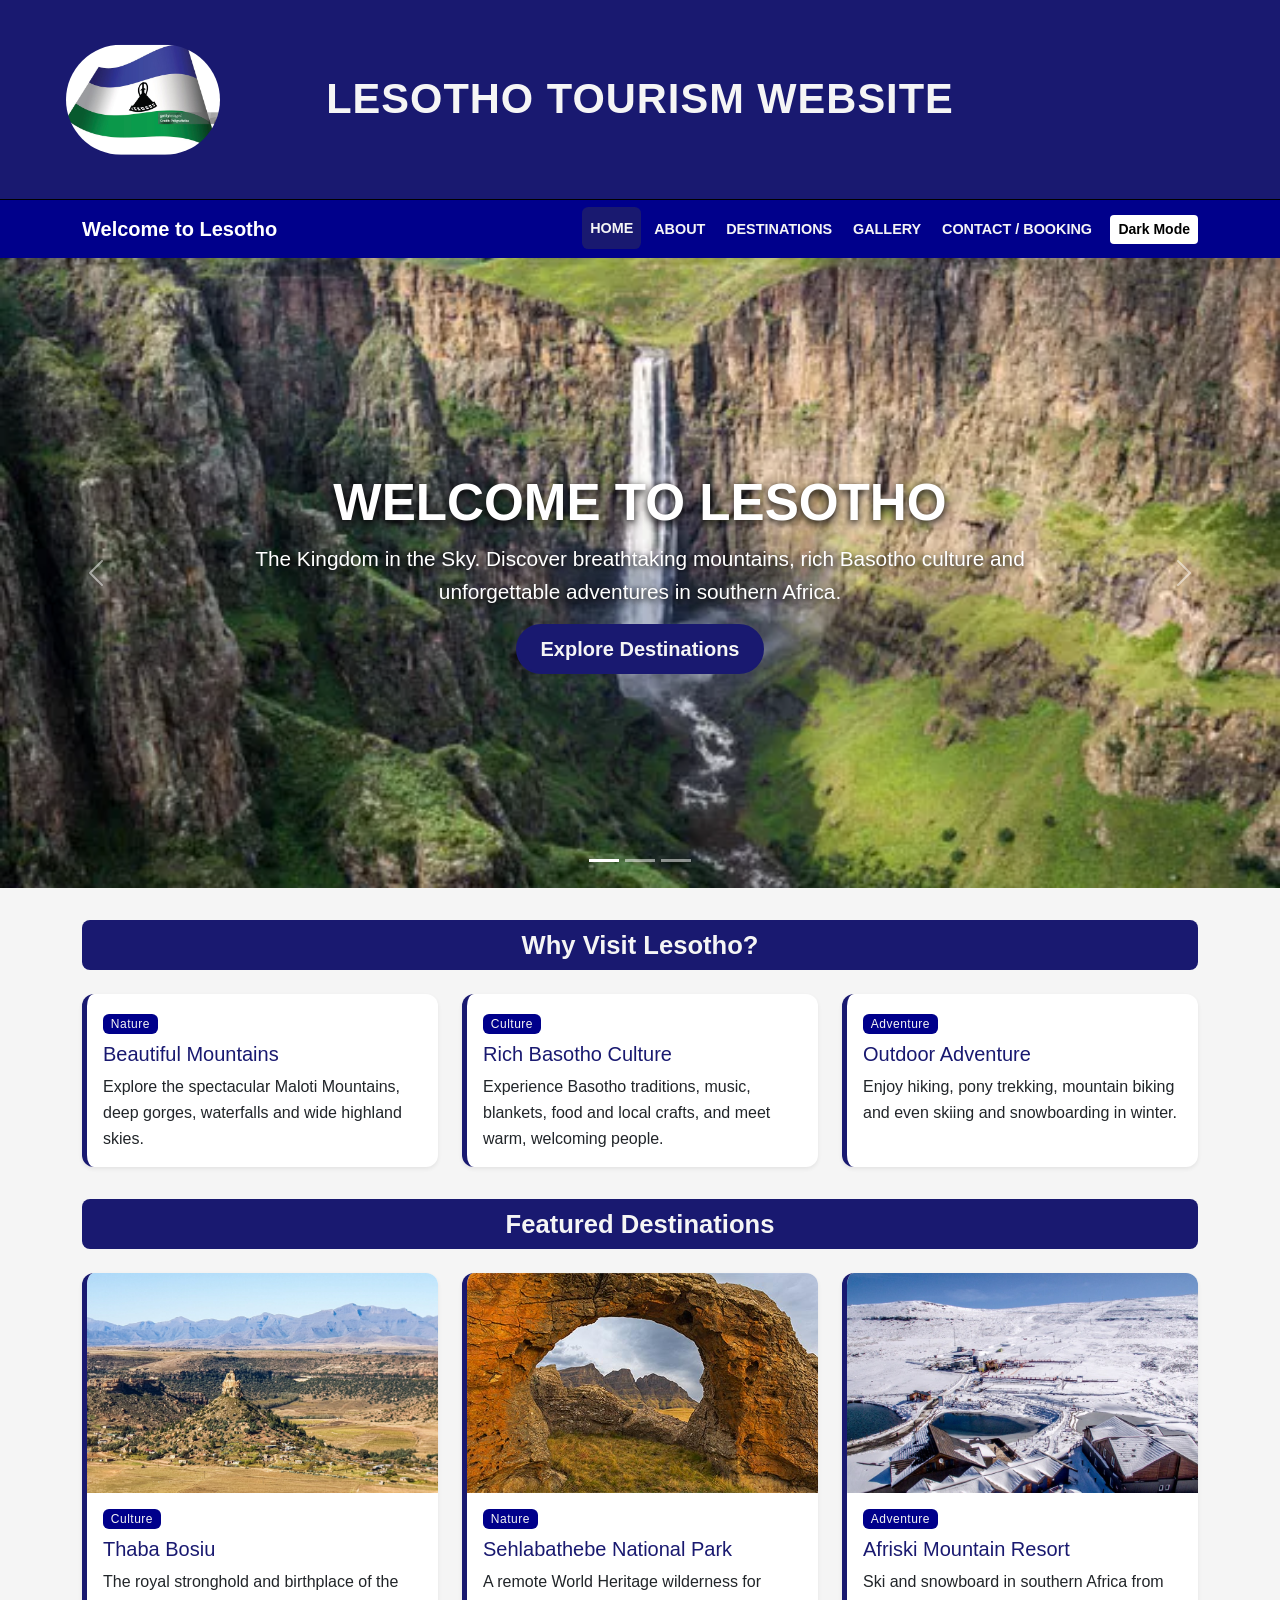
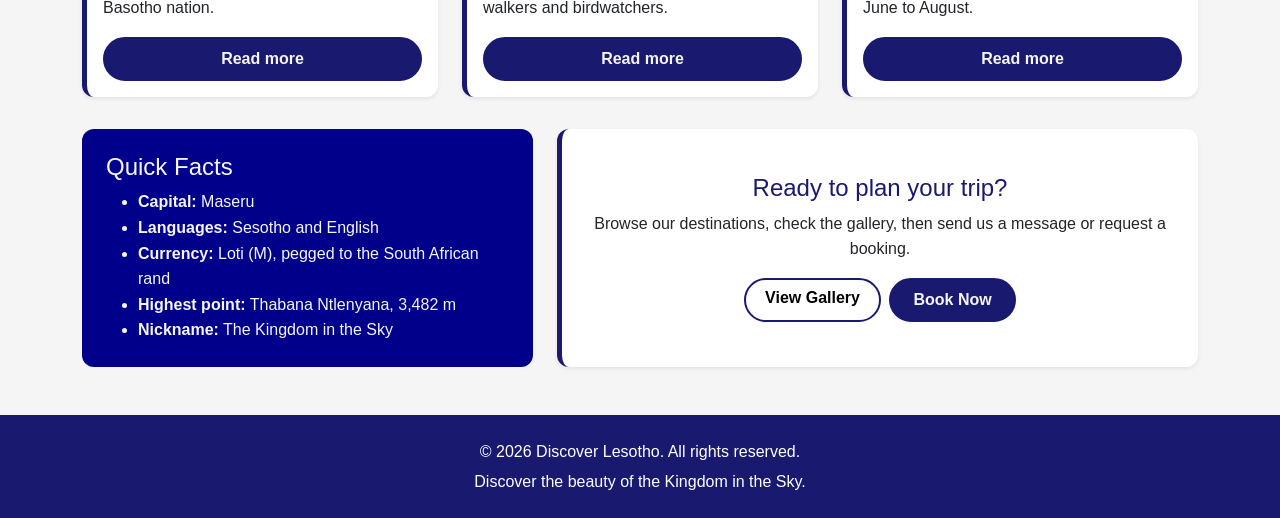
<file: index.html>
<!DOCTYPE html>
<html lang="en" data-bs-theme="light">

<head>
    <meta charset="UTF-8">
    <meta name="viewport" content="width=device-width, initial-scale=1">

    <meta name="description" content="Discover Lesotho, the Kingdom in the Sky: mountains, culture and adventure.">

    <title>Home | Lesotho Tourism</title>

    <link href="https://cdn.jsdelivr.net/npm/bootstrap@5.3.3/dist/css/bootstrap.min.css" rel="stylesheet">
    
    <link rel="stylesheet" href="style.css">
</head>

<body>

    
    <header class="site-header">

        <div class="logo-container">
            <img src="logo.jpg" alt="Tourism Logo" class="img-fluid">
        </div>

        <h1>Lesotho Tourism Website</h1>

    </header>

    <nav class="navbar navbar-expand-md navbar-dark" aria-label="Main navigation">

        <div class="container">

            <a class="navbar-brand" href="index.html">
                Welcome to Lesotho
            </a>

            <button class="navbar-toggler" type="button"
                data-bs-toggle="collapse"
                data-bs-target="#mainMenu"
                aria-controls="mainMenu"
                aria-expanded="false"
                aria-label="Toggle navigation">

                <span class="navbar-toggler-icon"></span>

            </button>

            <div class="collapse navbar-collapse" id="mainMenu">

                <ul class="navbar-nav ms-auto align-items-md-center">

                    <li class="nav-item">
                        <a class="nav-link" href="index.html">Home</a>
                    </li>

                    <li class="nav-item">
                        <a class="nav-link" href="about.html">About</a>
                    </li>

                    <li class="nav-item">
                        <a class="nav-link" href="destinations.html">Destinations</a>
                    </li>

                    <li class="nav-item">
                        <a class="nav-link" href="gallery.html">Gallery</a>
                    </li>

                    <li class="nav-item">
                        <a class="nav-link" href="contact.html">Contact / Booking</a>
                    </li>

                    <li class="nav-item ms-md-2">
                        <button type="button" id="themeBtn" class="btn btn-sm btn-theme">
                            Dark Mode
                        </button>
                    </li>

                </ul>

            </div>
        </div>
    </nav>

    <main>

        <section class="hero" aria-label="Featured scenery">

            <div id="heroCarousel"
                class="carousel slide carousel-fade"
                data-bs-ride="carousel">

                <div class="carousel-indicators">

                    <button type="button"
                        data-bs-target="#heroCarousel"
                        data-bs-slide-to="0"
                        class="active"
                        aria-current="true"
                        aria-label="Slide 1">
                    </button>

                    <button type="button"
                        data-bs-target="#heroCarousel"
                        data-bs-slide-to="1"
                        aria-label="Slide 2">
                    </button>

                    <button type="button"
                        data-bs-target="#heroCarousel"
                        data-bs-slide-to="2"
                        aria-label="Slide 3">
                    </button>

                </div>

                <div class="carousel-inner">

                    <!-- First Slide -->
                    <div class="carousel-item active">

                        <img src="maletsunyane.webp"
                            class="d-block w-100"
                            alt="Maletsunyane Falls dropping into a green gorge">

                        <div class="carousel-caption">

                            <h2>Welcome to Lesotho</h2>

                            <p>
                                The Kingdom in the Sky. Discover breathtaking mountains,
                                rich Basotho culture and unforgettable adventures in
                                southern Africa.
                            </p>

                            <a href="destinations.html" class="btn btn-lesotho btn-lg">
                                Explore Destinations
                            </a>

                        </div>
                    </div>

                    <div class="carousel-item">

                        <img src="katse-dam.jpg"
                            class="d-block w-100"
                            alt="Katse Dam and reservoir in the Maloti Mountains">

                        <div class="carousel-caption">

                            <h2>Mighty Maloti Mountains</h2>

                            <p>
                                Scenic drives, deep valleys and some of the highest
                                dams in Africa.
                            </p>

                        </div>
                    </div>

                    <div class="carousel-item">

                        <img src="sani-pass.jpg"
                            class="d-block w-100"
                            alt="Sani Pass winding gravel road">

                        <div class="carousel-caption">

                            <h2>Adventure Awaits</h2>

                            <p>
                                Hike, ride horses, ski in winter and tackle the
                                legendary Sani Pass.
                            </p>

                        </div>
                    </div>

                </div>

                <button class="carousel-control-prev"
                    type="button"
                    data-bs-target="#heroCarousel"
                    data-bs-slide="prev">

                    <span class="carousel-control-prev-icon" aria-hidden="true"></span>

                    <span class="visually-hidden">Previous</span>

                </button>

                <button class="carousel-control-next"
                    type="button"
                    data-bs-target="#heroCarousel"
                    data-bs-slide="next">

                    <span class="carousel-control-next-icon" aria-hidden="true"></span>

                    <span class="visually-hidden">Next</span>

                </button>

            </div>
        </section>

        <div class="container">

            <section aria-labelledby="whyTitle">

                <h2 class="section-title" id="whyTitle">
                    Why Visit Lesotho?
                </h2>

                <div class="row g-4">

                    <div class="col-12 col-md-4">

                        <article class="card h-100 shadow-sm">

                            <div class="card-body">

                                <span class="badge badge-cat mb-2">
                                    Nature
                                </span>

                                <h3 class="h5 card-title">
                                    Beautiful Mountains
                                </h3>

                                <p class="card-text">
                                    Explore the spectacular Maloti Mountains, deep
                                    gorges, waterfalls and wide highland skies.
                                </p>

                            </div>
                        </article>
                    </div>

                    <div class="col-12 col-md-4">

                        <article class="card h-100 shadow-sm">

                            <div class="card-body">

                                <span class="badge badge-cat mb-2">
                                    Culture
                                </span>

                                <h3 class="h5 card-title">
                                    Rich Basotho Culture
                                </h3>

                                <p class="card-text">
                                    Experience Basotho traditions, music, blankets,
                                    food and local crafts, and meet warm, welcoming people.
                                </p>

                            </div>
                        </article>
                    </div>

                    <div class="col-12 col-md-4">

                        <article class="card h-100 shadow-sm">

                            <div class="card-body">

                                <span class="badge badge-cat mb-2">
                                    Adventure
                                </span>

                                <h3 class="h5 card-title">
                                    Outdoor Adventure
                                </h3>

                                <p class="card-text">
                                    Enjoy hiking, pony trekking, mountain biking and
                                    even skiing and snowboarding in winter.
                                </p>

                            </div>
                        </article>
                    </div>

                </div>
            </section>

            <section aria-labelledby="featTitle">

                <h2 class="section-title" id="featTitle">
                    Featured Destinations
                </h2>

                <div class="row g-4">

                    <div class="col-12 col-md-6 col-lg-4">

                        <article class="card h-100 shadow-sm feature-card">

                            <img src="thaba-bosiu.jpg"
                                class="card-img-top"
                                alt="Thaba Bosiu flat-topped mountain"
                                loading="lazy">

                            <div class="card-body d-flex flex-column">

                                <span class="badge badge-cat mb-2 align-self-start">
                                    Culture
                                </span>

                                <h3 class="h5 card-title">
                                    Thaba Bosiu
                                </h3>

                                <p class="card-text">
                                    The royal stronghold and birthplace of the
                                    Basotho nation.
                                </p>

                                <a href="destinations.html" class="btn btn-lesotho mt-auto">
                                    Read more
                                </a>

                            </div>
                        </article>
                    </div>

                    <div class="col-12 col-md-6 col-lg-4">

                        <article class="card h-100 shadow-sm feature-card">

                            <img src="sehlabathebe.jpg"
                                class="card-img-top"
                                alt="Sehlabathebe National Park rock pool"
                                loading="lazy">

                            <div class="card-body d-flex flex-column">

                                <span class="badge badge-cat mb-2 align-self-start">
                                    Nature
                                </span>

                                <h3 class="h5 card-title">
                                    Sehlabathebe National Park
                                </h3>

                                <p class="card-text">
                                    A remote World Heritage wilderness for walkers
                                    and birdwatchers.
                                </p>

                                <a href="destinations.html" class="btn btn-lesotho mt-auto">
                                    Read more
                                </a>

                            </div>
                        </article>
                    </div>

                    
                    <div class="col-12 col-md-6 col-lg-4">

                        <article class="card h-100 shadow-sm feature-card">

                            <img src="afriski-snow-resort.jpg"
                                class="card-img-top"
                                alt="Snowy Afriski Mountain Resort"
                                loading="lazy">

                            <div class="card-body d-flex flex-column">

                                <span class="badge badge-cat mb-2 align-self-start">
                                    Adventure
                                </span>

                                <h3 class="h5 card-title">
                                    Afriski Mountain Resort
                                </h3>

                                <p class="card-text">
                                    Ski and snowboard in southern Africa from
                                    June to August.
                                </p>

                                <a href="destinations.html" class="btn btn-lesotho mt-auto">
                                    Read more
                                </a>

                            </div>
                        </article>
                    </div>

                </div>
            </section>

            <div class="row g-4 mt-2">

                <aside class="col-12 col-lg-5">

                    <div class="fact-box h-100">

                        <h2 class="h4">
                            Quick Facts
                        </h2>

                        <ul class="mb-0">

                            <li>
                                <strong>Capital:</strong> Maseru
                            </li>

                            <li>
                                <strong>Languages:</strong> Sesotho and English
                            </li>

                            <li>
                                <strong>Currency:</strong> Loti (M), pegged to the South African rand
                            </li>

                            <li>
                                <strong>Highest point:</strong> Thabana Ntlenyana, 3,482 m
                            </li>

                            <li>
                                <strong>Nickname:</strong> The Kingdom in the Sky
                            </li>

                        </ul>

                    </div>
                </aside>

                <section class="col-12 col-lg-7">

                    <div class="card h-100 shadow-sm">

                        <div class="card-body text-center d-flex flex-column justify-content-center">

                            <h2 class="h4 card-title">
                                Ready to plan your trip?
                            </h2>

                            <p>
                                Browse our destinations, check the gallery, then
                                send us a message or request a booking.
                            </p>

                            <div class="d-flex flex-wrap gap-2 justify-content-center">

                                <a href="gallery.html" class="btn btn-outline-lesotho">
                                    View Gallery
                                </a>

                                <a href="contact.html" class="btn btn-lesotho">
                                    Book Now
                                </a>

                            </div>

                        </div>
                    </div>
                </section>

            </div>

        </div>

    </main>

    <footer class="site-footer">

        <p class="mb-1">
            &copy; 2026 Discover Lesotho. All rights reserved.
        </p>

        <p class="mb-0">
            Discover the beauty of the Kingdom in the Sky.
        </p>

    </footer>
    <script src="https://cdn.jsdelivr.net/npm/bootstrap@5.3.3/dist/js/bootstrap.bundle.min.js"></script>
    <script src="script.js"></script>

</body>
</html>
</file>
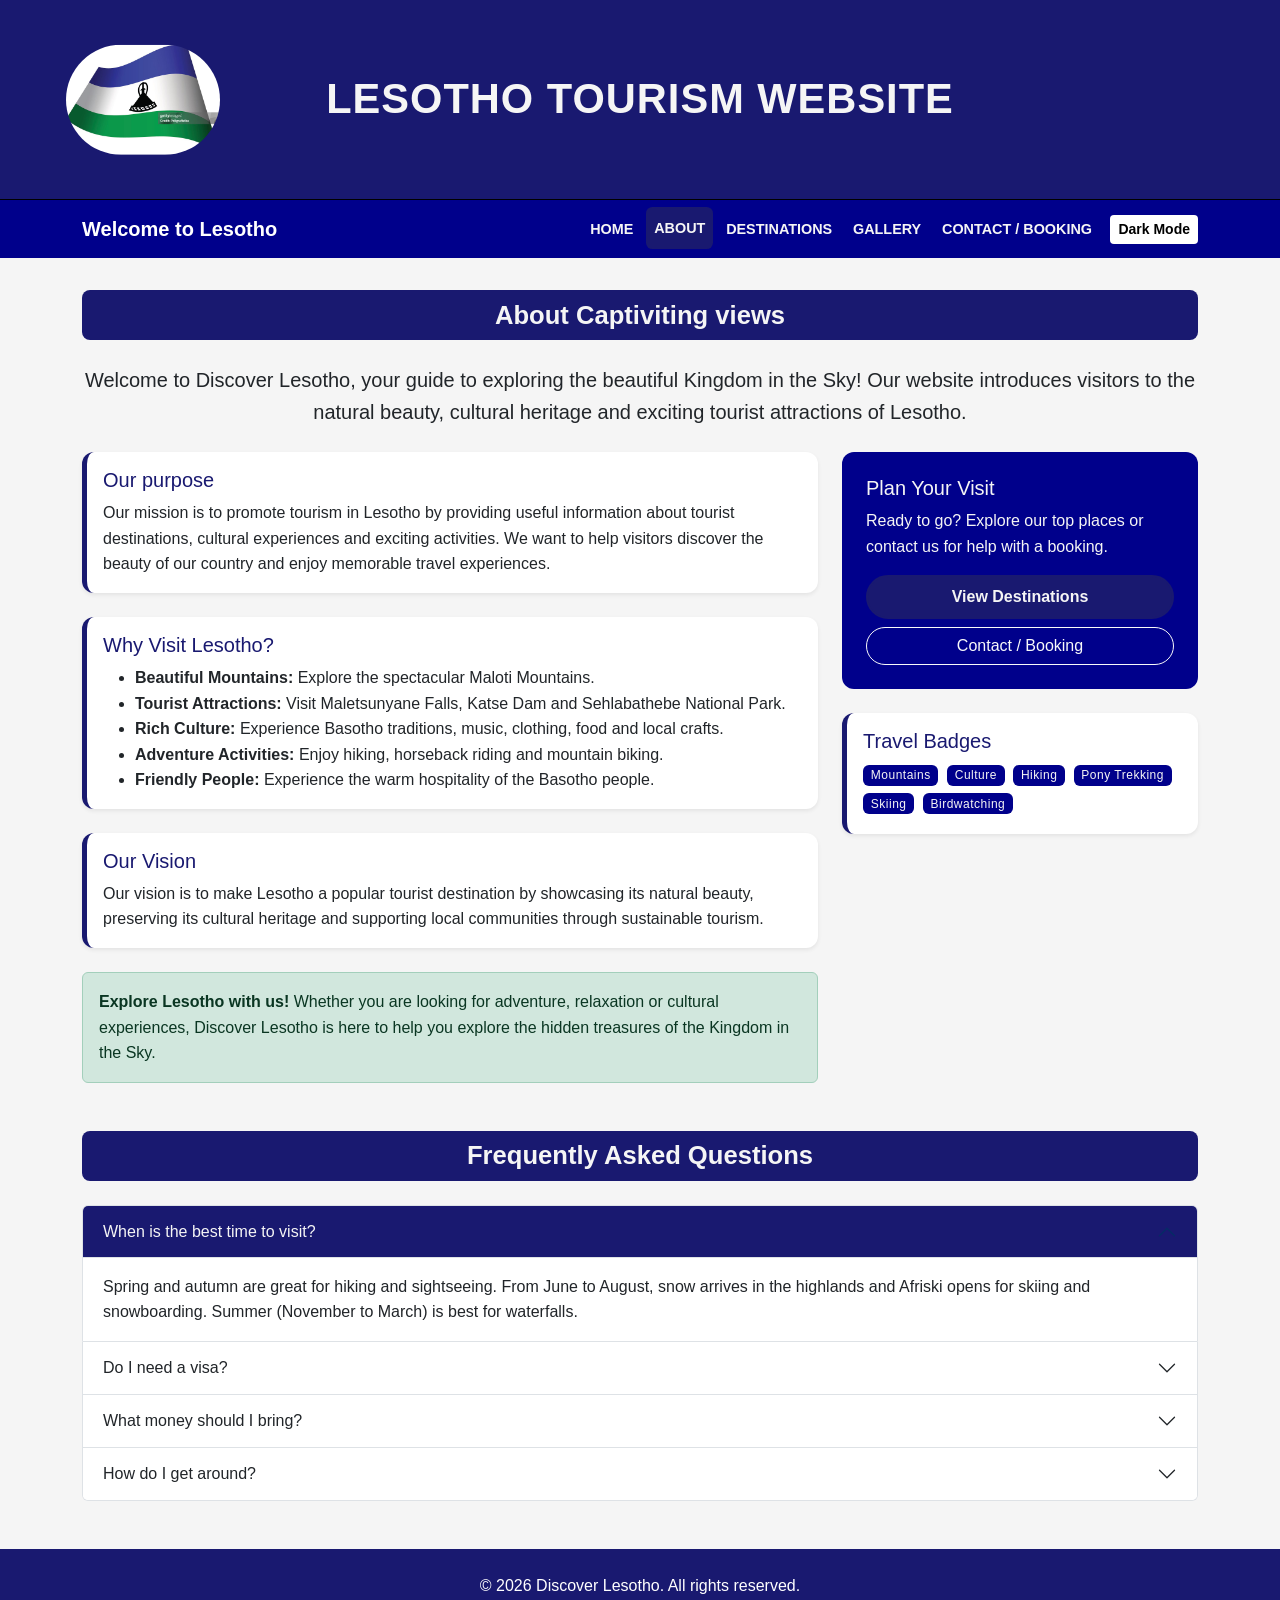
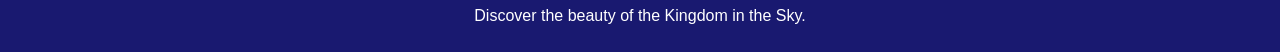
<file: about.html>
<!DOCTYPE html>
<html lang="en" data-bs-theme="light">

<head>
    <meta charset="UTF-8">
    <meta name="viewport" content="width=device-width, initial-scale=1">

    <meta name="description" content="About Discover Lesotho: our mission, vision and answers to common travel questions.">

    <title>About | Lesotho Tourism</title>

    <!-- Bootstrap CSS -->
    <link href="https://cdn.jsdelivr.net/npm/bootstrap@5.3.3/dist/css/bootstrap.min.css" rel="stylesheet">

    <!-- External CSS -->
    <link rel="stylesheet" href="style.css">
</head>

<body>

    <!-- Website Header -->
    <header class="site-header">

        <div class="logo-container">
            <img src="logo.jpg" alt="Tourism Logo" class="img-fluid">
        </div>

        <h1>Lesotho Tourism Website</h1>

    </header>

    <!-- Navigation Bar -->
    <nav class="navbar navbar-expand-md navbar-dark" aria-label="Main navigation">

        <div class="container">

            <a class="navbar-brand" href="index.html">
                Welcome to Lesotho
            </a>

            <button class="navbar-toggler" type="button"
                data-bs-toggle="collapse"
                data-bs-target="#mainMenu"
                aria-controls="mainMenu"
                aria-expanded="false"
                aria-label="Toggle navigation">

                <span class="navbar-toggler-icon"></span>

            </button>

            <div class="collapse navbar-collapse" id="mainMenu">

                <ul class="navbar-nav ms-auto align-items-md-center">

                    <li class="nav-item">
                        <a class="nav-link" href="index.html">Home</a>
                    </li>

                    <li class="nav-item">
                        <a class="nav-link" href="about.html">About</a>
                    </li>

                    <li class="nav-item">
                        <a class="nav-link" href="destinations.html">Destinations</a>
                    </li>

                    <li class="nav-item">
                        <a class="nav-link" href="gallery.html">Gallery</a>
                    </li>

                    <li class="nav-item">
                        <a class="nav-link" href="contact.html">Contact / Booking</a>
                    </li>

                    <li class="nav-item ms-md-2">
                        <button type="button" id="themeBtn" class="btn btn-sm btn-theme">
                            Dark Mode
                        </button>
                    </li>

                </ul>

            </div>
        </div>
    </nav>

    <!-- Main Content -->
    <main class="container">

        <h2 class="section-title">About Captiviting views</h2>

        <p class="lead text-center mb-4">
            Welcome to Discover Lesotho, your guide to exploring the beautiful Kingdom in the Sky!
            Our website introduces visitors to the natural beauty, cultural heritage and exciting
            tourist attractions of Lesotho.
        </p>

        <div class="row g-4">

        
            <div class="col-12 col-lg-8">

            
                <article class="card shadow-sm mb-4">

                    <div class="card-body">

                        <h3 class="h5 card-title">Our purpose</h3>

                        <p class="card-text mb-0">
                            Our mission is to promote tourism in Lesotho by providing useful
                            information about tourist destinations, cultural experiences and
                            exciting activities. We want to help visitors discover the beauty
                            of our country and enjoy memorable travel experiences.
                        </p>

                    </div>
                </article>

                
                <article class="card shadow-sm mb-4">

                    <div class="card-body">

                        <h3 class="h5 card-title">Why Visit Lesotho?</h3>

                        <ul class="mb-0">

                            <li>
                                <strong>Beautiful Mountains:</strong>
                                Explore the spectacular Maloti Mountains.
                            </li>

                            <li>
                                <strong>Tourist Attractions:</strong>
                                Visit Maletsunyane Falls, Katse Dam and Sehlabathebe National Park.
                            </li>

                            <li>
                                <strong>Rich Culture:</strong>
                                Experience Basotho traditions, music, clothing, food and local crafts.
                            </li>

                            <li>
                                <strong>Adventure Activities:</strong>
                                Enjoy hiking, horseback riding and mountain biking.
                            </li>

                            <li>
                                <strong>Friendly People:</strong>
                                Experience the warm hospitality of the Basotho people.
                            </li>

                        </ul>

                    </div>
                </article>

            
                <article class="card shadow-sm mb-4">

                    <div class="card-body">

                        <h3 class="h5 card-title">Our Vision</h3>

                        <p class="card-text mb-0">
                            Our vision is to make Lesotho a popular tourist destination by
                            showcasing its natural beauty, preserving its cultural heritage
                            and supporting local communities through sustainable tourism.
                        </p>

                    </div>
                </article>

                
                <div class="alert alert-success d-flex align-items-center" role="alert">

                    <span>
                        <strong>Explore Lesotho with us!</strong>
                        Whether you are looking for adventure, relaxation or cultural
                        experiences, Discover Lesotho is here to help you explore the
                        hidden treasures of the Kingdom in the Sky.
                    </span>

                </div>

            </div>

        
            <aside class="col-12 col-lg-4">

                <!-- Plan Your Visit -->
                <div class="fact-box mb-4">

                    <h2 class="h5">Plan Your Visit</h2>

                    <p>
                        Ready to go? Explore our top places or contact us for help
                        with a booking.
                    </p>

                    <div class="d-grid gap-2">

                        <a href="destinations.html" class="btn btn-lesotho">
                            View Destinations
                        </a>

                        <a href="contact.html" class="btn btn-outline-light rounded-pill">
                            Contact / Booking
                        </a>

                    </div>

                </div>

        
                <div class="card shadow-sm">

                    <div class="card-body">

                        <h2 class="h5 card-title">Travel Badges</h2>

                        <span class="badge badge-cat me-1 mb-1">Mountains</span>
                        <span class="badge badge-cat me-1 mb-1">Culture</span>
                        <span class="badge badge-cat me-1 mb-1">Hiking</span>
                        <span class="badge badge-cat me-1 mb-1">Pony Trekking</span>
                        <span class="badge badge-cat me-1 mb-1">Skiing</span>
                        <span class="badge badge-cat me-1 mb-1">Birdwatching</span>

                    </div>
                </div>

            </aside>

        </div>

    
        <section aria-labelledby="faqTitle">

            <h2 class="section-title" id="faqTitle">
                Frequently Asked Questions
            </h2>

            <div class="accordion mb-4" id="faqAccordion">

                <!-- Question 1 -->
                <div class="accordion-item">

                    <h3 class="accordion-header">

                        <button class="accordion-button" type="button"
                            data-bs-toggle="collapse"
                            data-bs-target="#faq1"
                            aria-expanded="true"
                            aria-controls="faq1">

                            When is the best time to visit?

                        </button>

                    </h3>

                    <div id="faq1"
                        class="accordion-collapse collapse show"
                        data-bs-parent="#faqAccordion">

                        <div class="accordion-body">
                            Spring and autumn are great for hiking and sightseeing.
                            From June to August, snow arrives in the highlands and
                            Afriski opens for skiing and snowboarding. Summer
                            (November to March) is best for waterfalls.
                        </div>

                    </div>
                </div>

                <!-- Question 2 -->
                <div class="accordion-item">

                    <h3 class="accordion-header">

                        <button class="accordion-button collapsed" type="button"
                            data-bs-toggle="collapse"
                            data-bs-target="#faq2"
                            aria-expanded="false"
                            aria-controls="faq2">

                            Do I need a visa?

                        </button>

                    </h3>

                    <div id="faq2"
                        class="accordion-collapse collapse"
                        data-bs-parent="#faqAccordion">

                        <div class="accordion-body">
                            Visa rules depend on your passport. Many visitors can enter
                            for short stays without a visa, but please check the
                            requirements for your nationality before you travel and
                            always carry your passport.
                        </div>

                    </div>
                </div>

                <!-- Question 3 -->
                <div class="accordion-item">

                    <h3 class="accordion-header">

                        <button class="accordion-button collapsed" type="button"
                            data-bs-toggle="collapse"
                            data-bs-target="#faq3"
                            aria-expanded="false"
                            aria-controls="faq3">

                            What money should I bring?

                        </button>

                    </h3>

                    <div id="faq3"
                        class="accordion-collapse collapse"
                        data-bs-parent="#faqAccordion">

                        <div class="accordion-body">
                            The local currency is the Loti (M), which is pegged to
                            the South African rand. Rand is widely accepted, but
                            carry some Loti for rural areas, where card machines
                            can be scarce.
                        </div>

                    </div>
                </div>

                <!-- Question 4 -->
                <div class="accordion-item">

                    <h3 class="accordion-header">

                        <button class="accordion-button collapsed" type="button"
                            data-bs-toggle="collapse"
                            data-bs-target="#faq4"
                            aria-expanded="false"
                            aria-controls="faq4">

                            How do I get around?

                        </button>

                    </h3>

                    <div id="faq4"
                        class="accordion-collapse collapse"
                        data-bs-parent="#faqAccordion">

                        <div class="accordion-body">
                            Main roads between towns are paved, but mountain roads
                            can be rough and weather changes quickly. For places
                            like Sani Pass, use a guide or a 4x4 and pack warm clothes.
                        </div>

                    </div>
                </div>

            </div>
        </section>

    </main>


    <footer class="site-footer">

        <p class="mb-1">
            &copy; 2026 Discover Lesotho. All rights reserved.
        </p>

        <p class="mb-0">
            Discover the beauty of the Kingdom in the Sky.
        </p>

    </footer>


    <script src="https://cdn.jsdelivr.net/npm/bootstrap@5.3.3/dist/js/bootstrap.bundle.min.js"></script>

    
    <script src="script.js"></script>

</body>
</html>
</file>
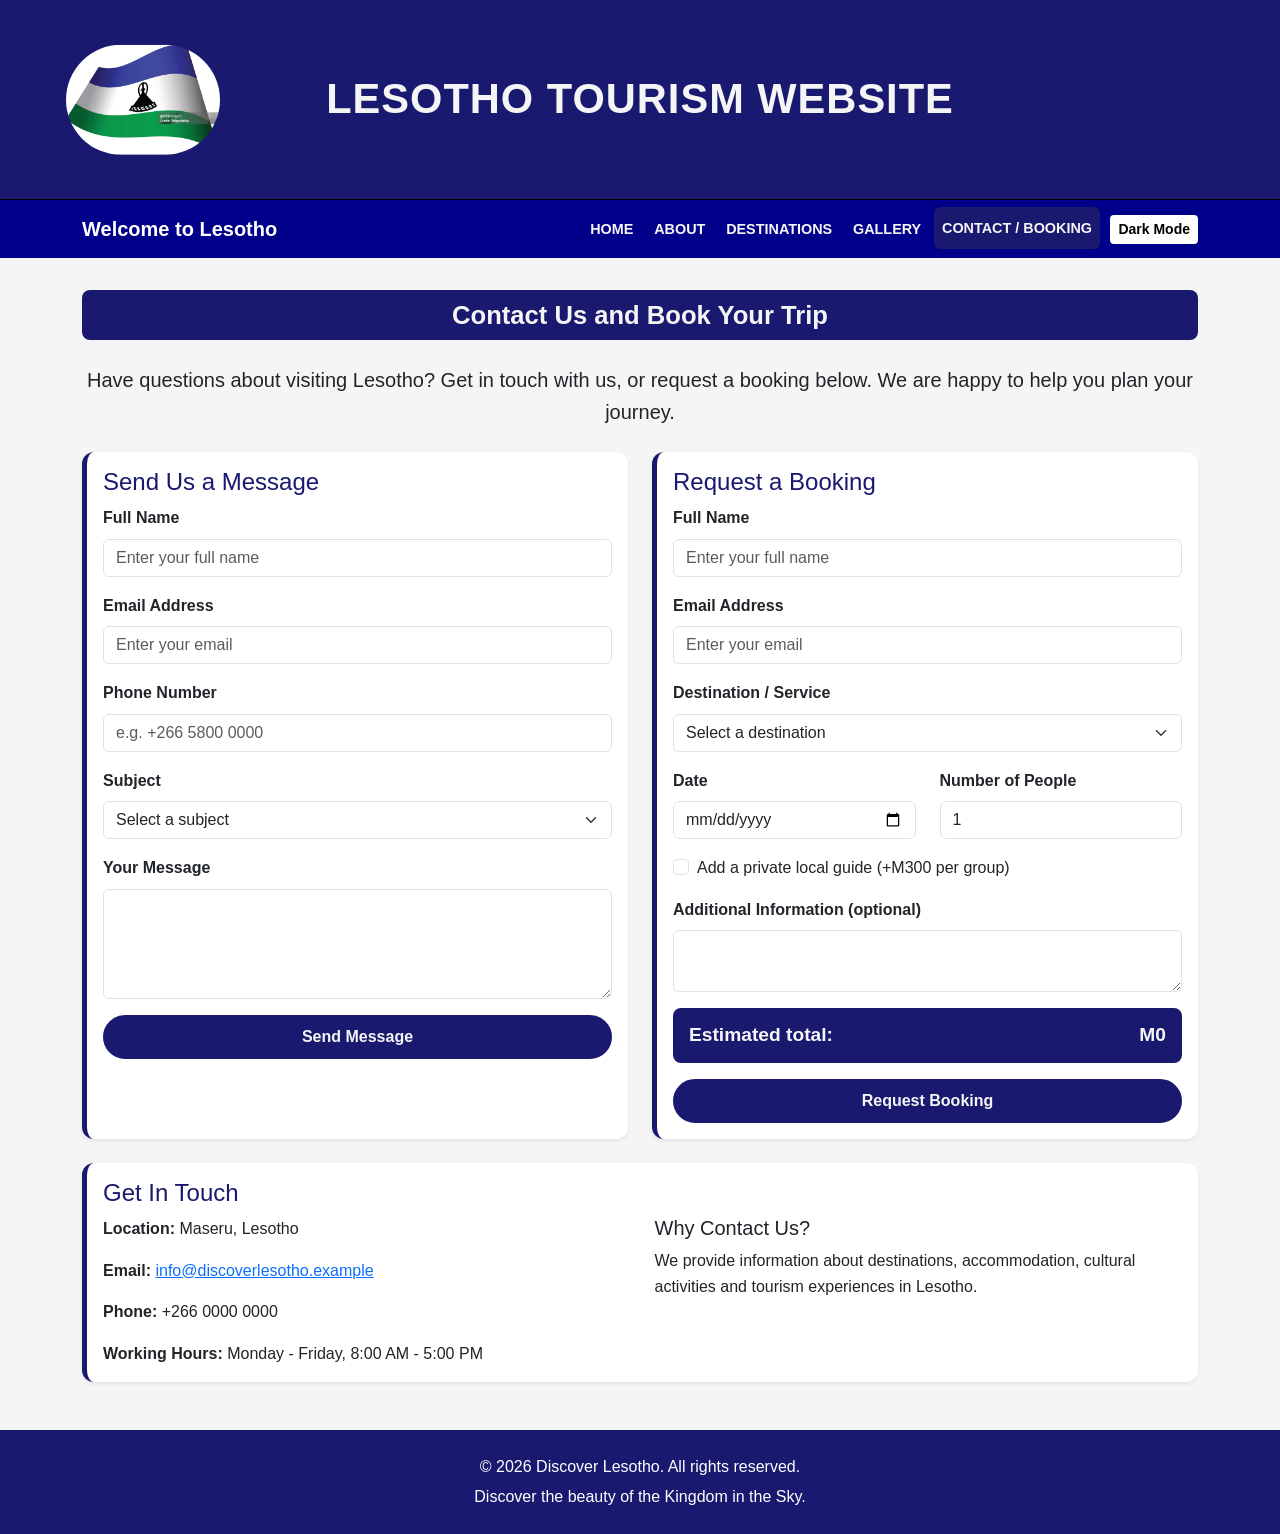
<file: contact.html>
<!DOCTYPE html>
<html lang="en" data-bs-theme="light">
<head>
    <meta charset="UTF-8">
    <meta name="viewport" content="width=device-width, initial-scale=1">
    <meta name="description" content="Contact Lesotho Tourism or request a booking for your trip.">

    <title>Contact / Booking | Lesotho Tourism</title>

    <link href="https://cdn.jsdelivr.net/npm/bootstrap@5.3.3/dist/css/bootstrap.min.css" rel="stylesheet">

    <link rel="stylesheet" href="style.css">
</head>

<body>

    <header class="site-header">
        <div class="logo-container">
            <img src="logo.jpg" alt="Tourism Logo" class="img-fluid">
        </div>

        <h1>Lesotho Tourism Website</h1>
    </header>

    <nav class="navbar navbar-expand-md navbar-dark" aria-label="Main navigation">
        <div class="container">

            <a class="navbar-brand" href="index.html">Welcome to Lesotho</a>

            <button
                class="navbar-toggler"
                type="button"
                data-bs-toggle="collapse"
                data-bs-target="#mainMenu"
                aria-controls="mainMenu"
                aria-expanded="false"
                aria-label="Toggle navigation">

                <span class="navbar-toggler-icon"></span>
            </button>

            <div class="collapse navbar-collapse" id="mainMenu">
                <ul class="navbar-nav ms-auto align-items-md-center">

                    <li class="nav-item">
                        <a class="nav-link" href="index.html">Home</a>
                    </li>

                    <li class="nav-item">
                        <a class="nav-link" href="about.html">About</a>
                    </li>

                    <li class="nav-item">
                        <a class="nav-link" href="destinations.html">Destinations</a>
                    </li>

                    <li class="nav-item">
                        <a class="nav-link" href="gallery.html">Gallery</a>
                    </li>

                    <li class="nav-item">
                        <a class="nav-link" href="contact.html">Contact / Booking</a>
                    </li>

                    <li class="nav-item ms-md-2">
                        <button type="button" id="themeBtn" class="btn btn-sm btn-theme">
                            Dark Mode
                        </button>
                    </li>

                </ul>
            </div>
        </div>
    </nav>

    <main class="container">

        <h2 class="section-title">Contact Us and Book Your Trip</h2>

        <p class="lead text-center mb-4">
            Have questions about visiting Lesotho? Get in touch with us,
            or request a booking below. We are happy to help you plan your journey.
        </p>

        <div class="row g-4">

            <section class="col-12 col-lg-6" aria-labelledby="contactTitle">

                <div class="card form-card shadow-sm h-100">
                    <div class="card-body">

                        <h2 class="h4 card-title" id="contactTitle">
                            Send Us a Message
                        </h2>

                        <form id="contactForm" class="needs-validation" novalidate>

                            <div class="alert alert-success d-none form-success"
                                role="alert"
                                data-message="Your message has been sent. We will reply soon.">
                            </div>

                            <div class="mb-3">
                                <label for="cName" class="form-label">Full Name</label>

                                <input
                                    type="text"
                                    class="form-control"
                                    id="cName"
                                    name="fullName"
                                    placeholder="Enter your full name"
                                    required
                                    minlength="2"
                                    pattern="[A-Za-z][A-Za-z '\-]+">

                                <div class="invalid-feedback">
                                    Please enter your full name (letters only, at least 2 characters).
                                </div>
                            </div>

                            <div class="mb-3">
                                <label for="cEmail" class="form-label">Email Address</label>

                                <input
                                    type="email"
                                    class="form-control"
                                    id="cEmail"
                                    name="email"
                                    placeholder="Enter your email"
                                    required>

                                <div class="invalid-feedback">
                                    Please enter a valid email address.
                                </div>
                            </div>

                            <div class="mb-3">
                                <label for="cPhone" class="form-label">Phone Number</label>

                                <input
                                    type="tel"
                                    class="form-control"
                                    id="cPhone"
                                    name="phone"
                                    placeholder="e.g. +266 5800 0000"
                                    required
                                    pattern="[0-9+ ]{8,15}">

                                <div class="invalid-feedback">
                                    Please enter a valid phone number (8 to 15 digits, may start with +).
                                </div>
                            </div>

                            <div class="mb-3">
                                <label for="cSubject" class="form-label">Subject</label>

                                <select class="form-select" id="cSubject" name="subject" required>
                                    <option value="">Select a subject</option>
                                    <option>General question</option>
                                    <option>Accommodation</option>
                                    <option>Tours and activities</option>
                                    <option>Feedback</option>
                                </select>

                                <div class="invalid-feedback">
                                    Please choose a subject.
                                </div>
                            </div>

                            <div class="mb-3">
                                <label for="cMessage" class="form-label">Your Message</label>

                                <textarea
                                    class="form-control"
                                    id="cMessage"
                                    name="message"
                                    rows="4"
                                    placeholder="Write your message here..."
                                    required
                                    minlength="10">
                                </textarea>

                                <div class="invalid-feedback">
                                    Please write a message of at least 10 characters.
                                </div>
                            </div>

                            <button type="submit" class="btn btn-lesotho w-100">
                                Send Message
                            </button>

                        </form>
                    </div>
                </div>
            </section>

            <section class="col-12 col-lg-6" aria-labelledby="bookingTitle">

                <div class="card form-card shadow-sm h-100">
                    <div class="card-body">

                        <h2 class="h4 card-title" id="bookingTitle">
                            Request a Booking
                        </h2>

                        <form id="bookingForm" class="needs-validation" novalidate>

                            <div class="alert alert-success d-none form-success"
                                role="alert"
                                data-message="Your booking request has been received. We will confirm by email.">
                            </div>

                            <div class="mb-3">
                                <label for="bName" class="form-label">Full Name</label>

                                <input
                                    type="text"
                                    class="form-control"
                                    id="bName"
                                    name="fullName"
                                    placeholder="Enter your full name"
                                    required
                                    minlength="2"
                                    pattern="[A-Za-z][A-Za-z '\-]+">

                                <div class="invalid-feedback">
                                    Please enter your full name (letters only, at least 2 characters).
                                </div>
                            </div>

                            <div class="mb-3">
                                <label for="bEmail" class="form-label">Email Address</label>

                                <input
                                    type="email"
                                    class="form-control"
                                    id="bEmail"
                                    name="email"
                                    placeholder="Enter your email"
                                    required>

                                <div class="invalid-feedback">
                                    Please enter a valid email address.
                                </div>
                            </div>

                            <div class="mb-3">
                                <label for="bkDest" class="form-label">Destination / Service</label>

                                <select class="form-select" id="bkDest" name="destination" required>
                                    <option value="" data-price="0">Select a destination</option>
                                    <option data-price="60">Thaba Bosiu guided walk (M60 per person)</option>
                                    <option data-price="80">Kome Caves visit (M80 per person)</option>
                                    <option data-price="100">Sehlabathebe National Park (M100 per person)</option>
                                    <option data-price="450">Sani Pass guided 4x4 (M450 per person)</option>
                                    <option data-price="650">Afriski day pass (M650 per person)</option>
                                </select>

                                <div class="invalid-feedback">
                                    Please choose a destination.
                                </div>
                            </div>

                            <div class="row">

                                <div class="col-12 col-sm-6 mb-3">
                                    <label for="bkDate" class="form-label">Date</label>

                                    <input
                                        type="date"
                                        class="form-control"
                                        id="bkDate"
                                        name="date"
                                        required>

                                    <div class="invalid-feedback">
                                        Please choose today's date or a future date.
                                    </div>
                                </div>

                                <div class="col-12 col-sm-6 mb-3">
                                    <label for="bkPeople" class="form-label">Number of People</label>

                                    <input
                                        type="number"
                                        class="form-control"
                                        id="bkPeople"
                                        name="people"
                                        value="1"
                                        min="1"
                                        max="20"
                                        required>

                                    <div class="invalid-feedback">
                                        Enter a number from 1 to 20.
                                    </div>
                                </div>

                            </div>

                            <div class="form-check mb-3">

                                <input
                                    class="form-check-input"
                                    type="checkbox"
                                    id="bkGuide"
                                    name="guide">

                                <label class="form-check-label" for="bkGuide">
                                    Add a private local guide (+M300 per group)
                                </label>

                            </div>

        
                            <div class="mb-3">
                                <label for="bkInfo" class="form-label">
                                    Additional Information (optional)
                                </label>

                                <textarea
                                    class="form-control"
                                    id="bkInfo"
                                    name="info"
                                    rows="2"
                                    placeholder="Dietary needs, accessibility, questions...">
                                </textarea>
                            </div>

                            <div class="total-box d-flex justify-content-between mb-3" aria-live="polite">
                                <span>Estimated total:</span>
                                <span id="bkTotal">M0</span>
                            </div>

                            <button type="submit" class="btn btn-lesotho w-100">
                                Request Booking
                            </button>

                        </form>
                    </div>
                </div>
            </section>

        </div>

        <aside class="card shadow-sm mt-4">
            <div class="card-body">

                <h2 class="h4 card-title">Get In Touch</h2>

                <div class="row">

                    <div class="col-12 col-md-6">

                        <p>
                            <strong>Location:</strong> Maseru, Lesotho
                        </p>

                        <p>
                            <strong>Email:</strong>
                            <a href="mailto:info@discoverlesotho.example">
                                info@discoverlesotho.example
                            </a>
                        </p>

                        <p>
                            <strong>Phone:</strong> +266 0000 0000
                        </p>

                        <p class="mb-0">
                            <strong>Working Hours:</strong>
                            Monday - Friday, 8:00 AM - 5:00 PM
                        </p>

                    </div>

                    <div class="col-12 col-md-6">

                        <h3 class="h5 mt-3 mt-md-0">Why Contact Us?</h3>

                        <p class="mb-0">
                            We provide information about destinations, accommodation,
                            cultural activities and tourism experiences in Lesotho.
                        </p>

                    </div>

                </div>
            </div>
        </aside>

    </main>

    <footer class="site-footer">
        <p class="mb-1">&copy; 2026 Discover Lesotho. All rights reserved.</p>
        <p class="mb-0">Discover the beauty of the Kingdom in the Sky.</p>
    </footer>

    <script src="https://cdn.jsdelivr.net/npm/bootstrap@5.3.3/dist/js/bootstrap.bundle.min.js"></script>


    <script src="script.js"></script>

</body>
</html>
</file>
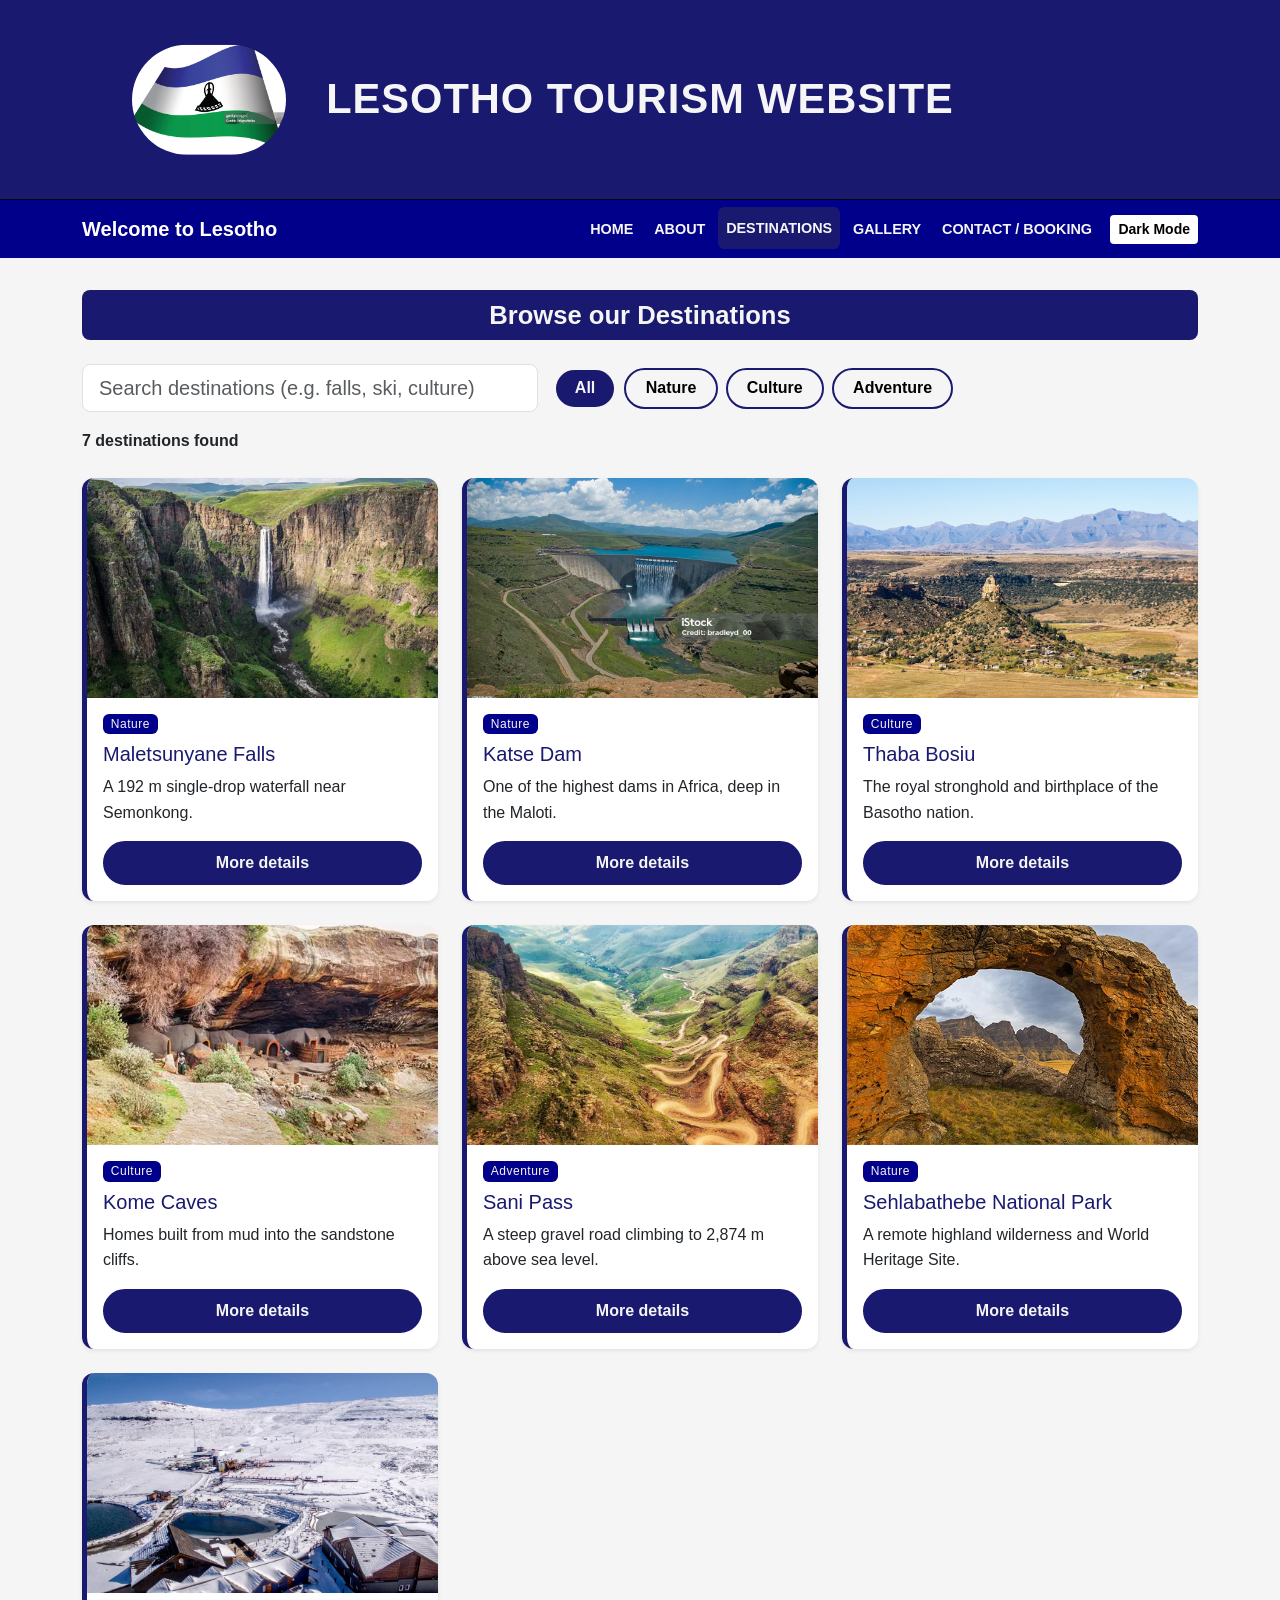
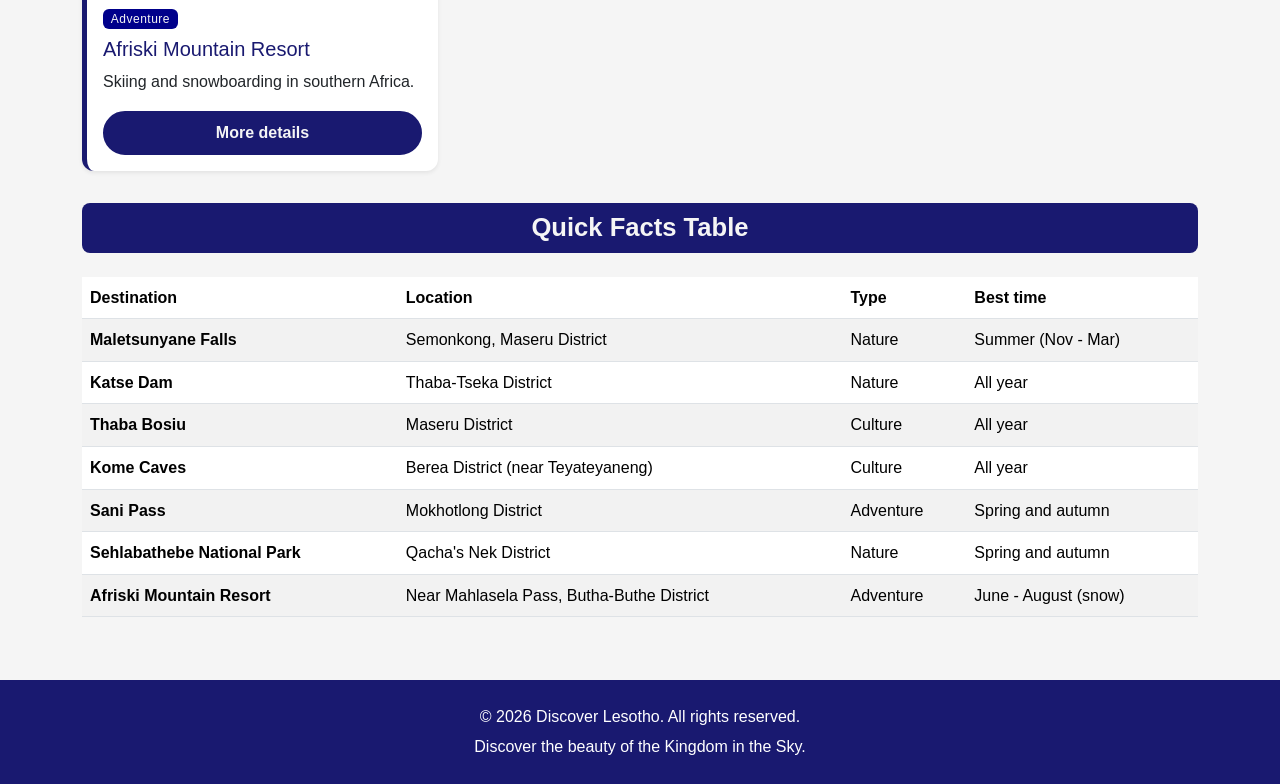
<file: destinations.html>
<!DOCTYPE html>
<html lang="en" data-bs-theme="light">

<head>
    <meta charset="UTF-8">
    <meta name="viewport" content="width=device-width, initial-scale=1">

    <meta name="description" content="Search and filter Lesotho's top destinations: waterfalls, caves, mountains, parks and ski resorts.">

    <title>Destinations | Lesotho Tourism</title>

    <link href="https://cdn.jsdelivr.net/npm/bootstrap@5.3.3/dist/css/bootstrap.min.css" rel="stylesheet">

    <link rel="stylesheet" href="style.css">
</head>

<body>

    <header class="site-header">
        <div class="container">

            <div class="logo-container">
                <img src="logo.jpg" alt="Tourism Logo" class="img-fluid">
            </div>

            <h1>Lesotho Tourism Website</h1>

        </div>
    </header>

    <nav class="navbar navbar-expand-md navbar-dark" aria-label="Main navigation">
        <div class="container">

            <a class="navbar-brand" href="index.html">
                Welcome to Lesotho
            </a>

            <button class="navbar-toggler" type="button"
                data-bs-toggle="collapse"
                data-bs-target="#mainMenu"
                aria-controls="mainMenu"
                aria-expanded="false"
                aria-label="Toggle navigation">

                <span class="navbar-toggler-icon"></span>
            </button>

            <div class="collapse navbar-collapse" id="mainMenu">

                <ul class="navbar-nav ms-auto align-items-md-center">

                    <li class="nav-item">
                        <a class="nav-link" href="index.html">Home</a>
                    </li>

                    <li class="nav-item">
                        <a class="nav-link" href="about.html">About</a>
                    </li>

                    <li class="nav-item">
                        <a class="nav-link" href="destinations.html">Destinations</a>
                    </li>

                    <li class="nav-item">
                        <a class="nav-link" href="gallery.html">Gallery</a>
                    </li>

                    <li class="nav-item">
                        <a class="nav-link" href="contact.html">Contact / Booking</a>
                    </li>

                    <li class="nav-item ms-md-2">
                        <button type="button" id="themeBtn" class="btn btn-sm btn-theme">
                            Dark Mode
                        </button>
                    </li>

                </ul>
            </div>
        </div>
    </nav>

    <main class="container">

        <h2 class="section-title">Browse our Destinations</h2>

        
        <section aria-label="Search and filter destinations" class="mb-4">

            <div class="row g-3 align-items-center">

                <div class="col-12 col-md-5">

                    <label for="searchBox" class="visually-hidden">
                        Search destinations
                    </label>

                    <input type="search"
                        id="searchBox"
                        class="form-control form-control-lg"
                        placeholder="Search destinations (e.g. falls, ski, culture)">

                </div>

                <div class="col-12 col-md-7">

                    <div class="d-flex flex-wrap gap-2"
                        role="group"
                        aria-label="Filter by category">

                        <button type="button"
                            class="btn btn-outline-lesotho filter-btn active"
                            data-cat="all">
                            All
                        </button>

                        <button type="button"
                            class="btn btn-outline-lesotho filter-btn"
                            data-cat="nature">
                            Nature
                        </button>

                        <button type="button"
                            class="btn btn-outline-lesotho filter-btn"
                            data-cat="culture">
                            Culture
                        </button>

                        <button type="button"
                            class="btn btn-outline-lesotho filter-btn"
                            data-cat="adventure">
                            Adventure
                        </button>

                    </div>
                </div>
            </div>

            <p id="resultCount" class="mt-3 mb-0 fw-semibold" aria-live="polite"></p>

        </section>


        <section aria-label="Destination list">

            <div class="row g-4" id="destGrid"></div>

            <div id="noResults" class="alert alert-warning d-none mt-3" role="alert">
                No destinations match your search. Try a different word or choose "All".
            </div>

        </section>


        <section aria-labelledby="factsTitle">

            <h2 class="section-title" id="factsTitle">
                Quick Facts Table
            </h2>

            <div class="table-responsive">

                <table class="table table-striped table-hover align-middle">

                    <caption class="visually-hidden">
                        Summary of Lesotho destinations
                    </caption>

                    <thead>
                        <tr>
                            <th scope="col">Destination</th>
                            <th scope="col">Location</th>
                            <th scope="col">Type</th>
                            <th scope="col">Best time</th>
                        </tr>
                    </thead>

                    <tbody id="factsBody"></tbody>

                </table>
            </div>
        </section>

    </main>

    <div class="modal fade"
        id="detailModal"
        tabindex="-1"
        aria-labelledby="detailTitle"
        aria-hidden="true">

        <div class="modal-dialog modal-dialog-centered modal-lg modal-dialog-scrollable">

            <div class="modal-content">

                <!-- Modal Header -->
                <div class="modal-header">

                    <h2 class="modal-title h4" id="detailTitle">
                        Destination
                    </h2>

                    <button type="button"
                        class="btn-close"
                        data-bs-dismiss="modal"
                        aria-label="Close">
                    </button>

                </div>

                <!-- Modal Body -->
                <div class="modal-body">

                    <img id="detailImg"
                        src="maletsunyane.webp"
                        class="img-fluid rounded mb-3 w-100"
                        style="max-height: 320px; object-fit: cover;"
                        alt="Destination image">

                    <p id="detailDesc"></p>

                    <ul class="list-unstyled mb-0">

                        <li>
                            <strong>Location:</strong>
                            <span id="detailRegion"></span>
                        </li>

                        <li>
                            <strong>Best time:</strong>
                            <span id="detailBest"></span>
                        </li>

                        <li>
                            <strong>Sample price:</strong>
                            <span id="detailPrice"></span>
                        </li>

                    </ul>
                </div>

        
                <div class="modal-footer">

                    <a href="contact.html" class="btn btn-lesotho">
                        Book a Trip
                    </a>

                    <button type="button"
                        class="btn btn-outline-lesotho"
                        data-bs-dismiss="modal">
                        Close
                    </button>

                </div>

            </div>
        </div>
    </div>

    <footer class="site-footer">

        <p class="mb-1">
            &copy; 2026 Discover Lesotho. All rights reserved.
        </p>

        <p class="mb-0">
            Discover the beauty of the Kingdom in the Sky.
        </p>

    </footer>

    <script src="https://cdn.jsdelivr.net/npm/bootstrap@5.3.3/dist/js/bootstrap.bundle.min.js"></script>
    
    <script src="script.js"></script>

</body>
</html>
</file>
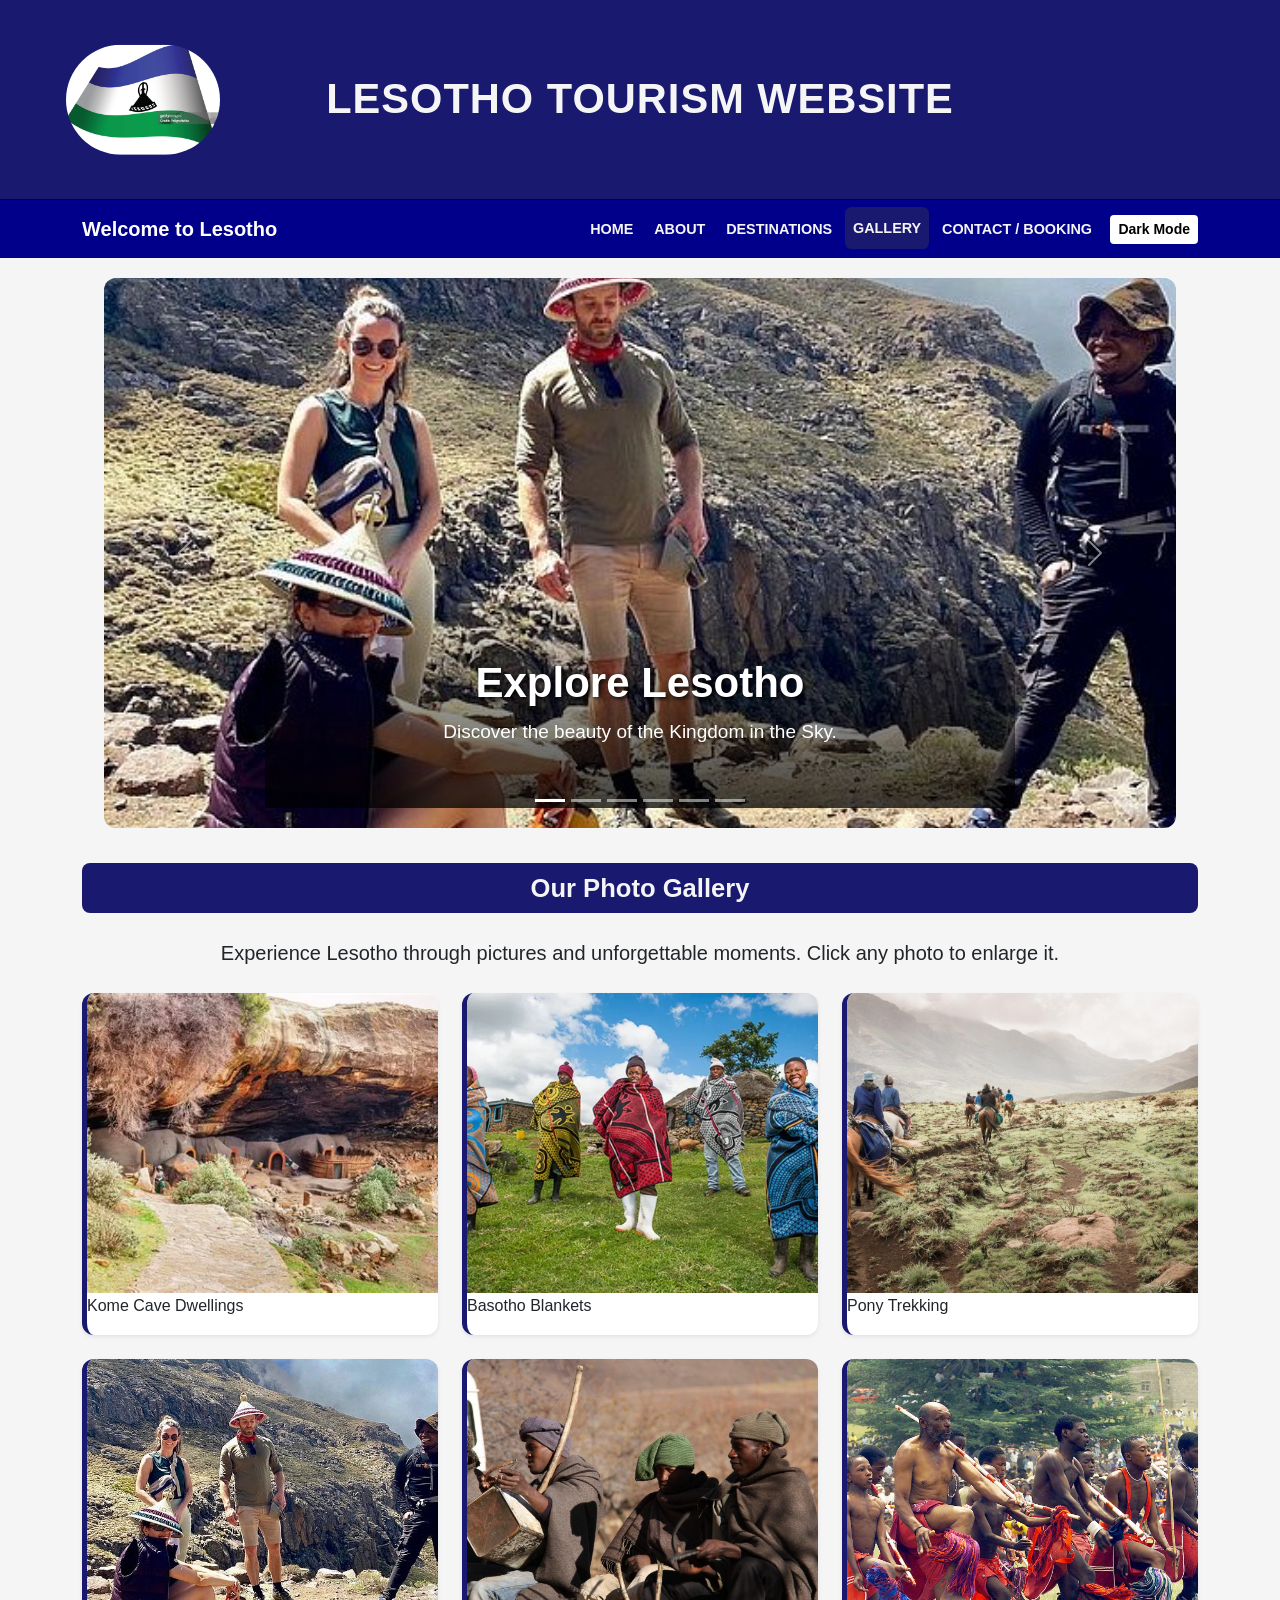
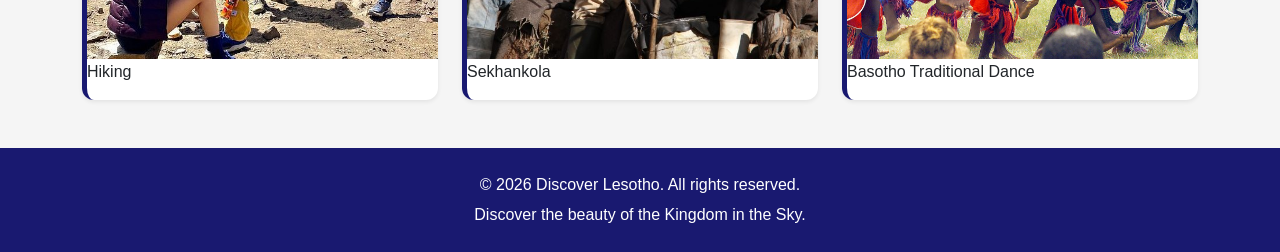
<file: gallery.html>
<!DOCTYPE html>
<html lang="en" data-bs-theme="light">

<head>
    <meta charset="UTF-8">
    <meta name="viewport" content="width=device-width, initial-scale=1">

    <meta name="description" content="Photo gallery of Lesotho: Basotho culture, hiking, pony trekking and scenery.">

    <title>Gallery | Lesotho Tourism</title>

    <link href="https://cdn.jsdelivr.net/npm/bootstrap@5.3.3/dist/css/bootstrap.min.css" rel="stylesheet">

    <link rel="stylesheet" href="style.css">
</head>

<body>

    <header class="site-header">

        <div class="logo-container">
            <img src="logo.jpg" alt="Tourism Logo" class="img-fluid">
        </div>

        <h1>Lesotho Tourism Website</h1>

    </header>

    <nav class="navbar navbar-expand-md navbar-dark" aria-label="Main navigation">

        <div class="container">

            <a class="navbar-brand" href="index.html">
                Welcome to Lesotho
            </a>

            <button class="navbar-toggler" type="button"
                data-bs-toggle="collapse"
                data-bs-target="#mainMenu"
                aria-controls="mainMenu"
                aria-expanded="false"
                aria-label="Toggle navigation">

                <span class="navbar-toggler-icon"></span>

            </button>

            <div class="collapse navbar-collapse" id="mainMenu">

                <ul class="navbar-nav ms-auto align-items-md-center">

                    <li class="nav-item">
                        <a class="nav-link" href="index.html">Home</a>
                    </li>

                    <li class="nav-item">
                        <a class="nav-link" href="about.html">About</a>
                    </li>

                    <li class="nav-item">
                        <a class="nav-link" href="destinations.html">Destinations</a>
                    </li>

                    <li class="nav-item">
                        <a class="nav-link" href="gallery.html">Gallery</a>
                    </li>

                    <li class="nav-item">
                        <a class="nav-link" href="contact.html">Contact / Booking</a>
                    </li>

                    <li class="nav-item ms-md-2">
                        <button type="button" id="themeBtn" class="btn btn-sm btn-theme">
                            Dark Mode
                        </button>
                    </li>

                </ul>

            </div>
        </div>
    </nav>

    <main class="container">

        <section class="slider-section">

            <div id="galleryCarousel"
                class="carousel slide carousel-fade"
                data-bs-ride="carousel"
                data-bs-interval="4000">

                <!-- Six Slider Indicators -->
                <div class="carousel-indicators">

                    <button type="button"
                        data-bs-target="#galleryCarousel"
                        data-bs-slide-to="0"
                        class="active"
                        aria-current="true"
                        aria-label="Slide 1">
                    </button>

                    <button type="button"
                        data-bs-target="#galleryCarousel"
                        data-bs-slide-to="1"
                        aria-label="Slide 2">
                    </button>

                    <button type="button"
                        data-bs-target="#galleryCarousel"
                        data-bs-slide-to="2"
                        aria-label="Slide 3">
                    </button>

                    <button type="button"
                        data-bs-target="#galleryCarousel"
                        data-bs-slide-to="3"
                        aria-label="Slide 4">
                    </button>

                    <button type="button"
                        data-bs-target="#galleryCarousel"
                        data-bs-slide-to="4"
                        aria-label="Slide 5">
                    </button>

                    <button type="button"
                        data-bs-target="#galleryCarousel"
                        data-bs-slide-to="5"
                        aria-label="Slide 6">
                    </button>

                </div>

                <div class="carousel-inner">

                    <div class="carousel-item active">

                        <img src="caption.jpg"
                            class="d-block w-100"
                            alt="Hikers exploring the Lesotho mountains">

                        <div class="carousel-caption">
                            <h2>Explore Lesotho</h2>
                            <p>Discover the beauty of the Kingdom in the Sky.</p>
                        </div>

                    </div>

                    <div class="carousel-item">

                        <img src="pony-riding.jpg"
                            class="d-block w-100"
                            alt="Visitors enjoying pony trekking in Lesotho">

                        <div class="carousel-caption">
                            <h2>Adventure Awaits</h2>
                            <p>Experience unforgettable pony trekking.</p>
                        </div>

                    </div>

                    <div class="carousel-item">

                        <img src="blankets.webp"
                            class="d-block w-100"
                            alt="Traditional Basotho blankets">

                        <div class="carousel-caption">
                            <h2>Basotho Culture</h2>
                            <p>Discover our beautiful traditions and heritage.</p>
                        </div>

                    </div>

                    <div class="carousel-item">

                        <img src="kome-caves.webp"
                            class="d-block w-100"
                            alt="Historic Kome Cave Dwellings">

                        <div class="carousel-caption">
                            <h2>Kome Cave Dwellings</h2>
                            <p>Explore the history and heritage of Lesotho.</p>
                        </div>

                    </div>

                    <div class="carousel-item">

                        <img src="sekhankola.jpg"
                            class="d-block w-100"
                            alt="Basotho herdsmen in the highlands">

                        <div class="carousel-caption">
                            <h2>Discover Sekhankola</h2>
                            <p>Experience the traditional lifestyle of the Basotho people.</p>
                        </div>

                    </div>

                    <div class="carousel-item">

                        <img src="basotho-dance.webp"
                            class="d-block w-100"
                            alt="Basotho traditional dancers performing">

                        <div class="carousel-caption">
                            <h2>Traditional Dance</h2>
                            <p>Celebrate the music, dance and culture of Lesotho.</p>
                        </div>

                    </div>

                </div>

                <button class="carousel-control-prev"
                    type="button"
                    data-bs-target="#galleryCarousel"
                    data-bs-slide="prev">

                    <span class="carousel-control-prev-icon"></span>
                    <span class="visually-hidden">Previous</span>

                </button>

                <button class="carousel-control-next"
                    type="button"
                    data-bs-target="#galleryCarousel"
                    data-bs-slide="next">

                    <span class="carousel-control-next-icon"></span>
                    <span class="visually-hidden">Next</span>

                </button>

            </div>

        </section>

        <h2 class="section-title">Our Photo Gallery</h2>

        <p class="lead text-center mb-4">
            Experience Lesotho through pictures and unforgettable moments.
            Click any photo to enlarge it.
        </p>

        <section aria-label="Photo gallery">

            <div class="row g-4">

                <div class="col-12 col-sm-6 col-lg-4">

                    <figure class="card gallery-card shadow-sm h-100">

                        <img src="kome-caves.webp"
                            class="gallery-img"
                            alt="Kome Cave Dwellings built from mud into the cliff">

                        <figcaption>
                            Kome Cave Dwellings
                        </figcaption>

                    </figure>

                </div>

                <div class="col-12 col-sm-6 col-lg-4">

                    <figure class="card gallery-card shadow-sm h-100">

                        <img src="blankets.webp"
                            class="gallery-img"
                            alt="Basotho people wearing colourful traditional blankets">

                        <figcaption>
                            Basotho Blankets
                        </figcaption>

                    </figure>

                </div>
                <div class="col-12 col-sm-6 col-lg-4">

                    <figure class="card gallery-card shadow-sm h-100">

                        <img src="pony-riding.jpg"
                            class="gallery-img"
                            alt="Visitors pony trekking across the Lesotho landscape">

                        <figcaption>
                            Pony Trekking
                        </figcaption>

                    </figure>

                </div>

                <div class="col-12 col-sm-6 col-lg-4">

                    <figure class="card gallery-card shadow-sm h-100">

                        <img src="caption.jpg"
                            class="gallery-img"
                            alt="Hikers wearing Basotho hats on a mountain trail">

                        <figcaption>
                            Hiking
                        </figcaption>

                    </figure>

                </div>

                <div class="col-12 col-sm-6 col-lg-4">

                    <figure class="card gallery-card shadow-sm h-100">

                        <img src="sekhankola.jpg"
                            class="gallery-img"
                            alt="Herdsmen in blankets resting in the highlands">

                        <figcaption>
                            Sekhankola
                        </figcaption>

                    </figure>

                </div>

                <div class="col-12 col-sm-6 col-lg-4">

                    <figure class="card gallery-card shadow-sm h-100">

                        <img src="basotho-dance.webp"
                            class="gallery-img"
                            alt="Basotho dancers in traditional costumes">

                        <figcaption>
                            Basotho Traditional Dance
                        </figcaption>

                    </figure>

                </div>

            </div>

        </section>

    </main>

    <div class="modal fade"
        id="lightbox"
        tabindex="-1"
        aria-label="Image preview"
        aria-hidden="true">

        <div class="modal-dialog modal-dialog-centered modal-xl">

            <div class="modal-content bg-dark text-white">

                <div class="modal-header border-0">

                    <p id="lightboxCaption" class="mb-0 fw-semibold"></p>

                    <button type="button"
                        class="btn-close btn-close-white"
                        data-bs-dismiss="modal"
                        aria-label="Close">
                    </button>

                </div>

                <div class="modal-body text-center">

                    <img id="lightboxImg"
                        src="maletsunyane.webp"
                        alt=""
                        class="img-fluid rounded">

                </div>

                <div class="modal-footer border-0 justify-content-between">

                    <button type="button" class="btn btn-lesotho" id="prevImg">
                        &laquo; Previous
                    </button>

                    <button type="button" class="btn btn-lesotho" id="nextImg">
                        Next &raquo;
                    </button>

                </div>

            </div>

        </div>

    </div>


    <footer class="site-footer">

        <p class="mb-1">
            &copy; 2026 Discover Lesotho. All rights reserved.
        </p>

        <p class="mb-0">
            Discover the beauty of the Kingdom in the Sky.
        </p>

    </footer>

    <script src="https://cdn.jsdelivr.net/npm/bootstrap@5.3.3/dist/js/bootstrap.bundle.min.js"></script>

    <script src="script.js"></script>

</body>
</html>
</file>
<file: style.css>
.logo-container {
    position: absolute;
    margin-left: 50px;
    top: 50%;
    transform: translateY(-50%);
}

.logo-container img {
    width: clamp(70px, 12vw, 180px);
    height: auto;
    border-radius: 100px;
}



body {
    font-family: "Segoe UI", Arial, sans-serif;
    background: whitesmoke;
    line-height: 1.6;
    transition: background 0.3s, color 0.3s;
}

html[data-bs-theme="dark"] body {
    background:black;
}

h1,
h2,
h3,
h4 {
    font-weight: 700;
}

a {
    transition: color 0.2s;
}



.section-title {
    background: midnightblue;
    color: whitesmoke;
    text-align: center;
    padding: 9.6px 16px;
    border-radius: 8px;
    margin: 32px 0 24px;
    font-size: 25.6px;
}




.site-header {
    position: relative;
    height: 200px;
    background: midnightblue;
    color: whitesmoke;
    text-align: center;
    padding: 24px 16px;
    border-bottom: 1px solid black;
}

.site-header h1 {
    margin: 50px 0 0;
    font-size: clamp(24px, 4vw, 41.6px);
    letter-spacing: 1px;
    text-align: center;
    text-transform: uppercase;
}

.site-header p {
    margin: 4.8px 0 0;
    opacity: 0.9;
}




.navbar {
    background: darkblue;
}

.navbar .navbar-brand {
    color: white;
    font-weight: 700;
}

.navbar .nav-link {
    color: whitesmoke;
    font-weight: 600;
    text-transform: uppercase;
    font-size: 14.4px;
    padding: 9.6px 16px;
    margin: 0 2.4px;
    border-radius: 6.4px;
    transition: background 0.25s, transform 0.25s;
}

.navbar .nav-link:hover,
.navbar .nav-link.active {
    color: whitesmoke;
    background: midnightblue;
    transform: translateY(-1px);
}



.btn-theme {
    background: white;
    color: black;
    border: 0;
    font-weight: 600;
    transition: background 0.25s, transform 0.25s;
}

.btn-theme:hover {
    background: whitesmoke;
    transform: scale(1.05);
}




.btn-lesotho {
    background: midnightblue;
    border: 2px solid midnightblue;
    color: whitesmoke;
    font-weight: 600;
    border-radius: 32px;
    padding: 8px 22.4px;
    transition: background 0.25s, transform 0.25s, box-shadow 0.25s;
}

.btn-lesotho:hover {
    background: whitesmoke;
    border-color: midnightblue;
    color: black;
    transform: translateY(-2px);
}

.btn-outline-lesotho {
    border: 2px solid midnightblue;
    color: black;
    background: transparent;
    font-weight: 600;
    border-radius: 32px;
    padding: 6.4px 19.2px;
    transition: all 0.25s;
}

.btn-outline-lesotho:hover,
.btn-outline-lesotho.active {
    background: midnightblue;
    color: whitesmoke;
}



.card {
    border: 0;
    border-left: 5px solid midnightblue;
    border-radius: 12px;
    overflow: hidden;
    transition: transform 0.3s, box-shadow 0.3s;
}

.card:hover {
    transform: translateY(-6px);
    box-shadow: 0 12px 24px black !important;
}

.card-img-top {
    transition: transform 0.4s;
}

.card:hover .card-img-top {
    transform: scale(1.04);
}

.dest-card img,
.feature-card img {
    height: 220px;
    object-fit: cover;
}

.card-title {
    color: midnightblue;
}



.badge-cat {
    background: darkblue;
    color: whitesmoke;
    font-weight: 500;
    letter-spacing: 0.5px;
}

.fact-box {
    background: darkblue;
    color: whitesmoke;
    border-radius: 12px;
    padding: 24px;
}

.fact-box h2 {
    color: whitesmoke;
}




.accordion-button:not(.collapsed) {
    background: midnightblue;
    color: whitesmoke;
}

.table thead {
    background: navy;
    color: whitesmoke;
}



.hero .carousel-item img {
    height: 70vh;
    min-height: 360px;
    object-fit: cover;
}

.hero .carousel-item::after {
    content: "";
    position: absolute;
    inset: 0;
    background: linear-gradient(to bottom, transparent, transparent);
}

.hero .carousel-caption {
    z-index: 2;
    top: 50%;
    bottom: auto;
    transform: translateY(-50%);
}

.hero .carousel-caption h2 {
    font-size: clamp(28.8px, 5vw, 51.2px);
    text-shadow: 0 3px 8px black;
    text-transform: uppercase;
}

.hero .carousel-caption p {
    font-size: clamp(16px, 2.2vw, 20.8px);
    text-shadow: 0 2px 6px black;
}

.hero .carousel-control-prev,
.hero .carousel-control-next {
    z-index: 3;
}

.hero .carousel-indicators {
    z-index: 3;
}



.gallery-carousel {
    border-radius: 12px;
    overflow: hidden;
    border-left: 5px solid midnightblue;
    background: midnightblue;
}

.gallery-img {
    width: 100%;
    height: 300px;
    object-fit: cover;
    cursor: pointer;
    display: block;
}

.gallery-carousel .carousel-caption {
    left: 0;
    right: 0;
    bottom: 0;
    padding: 36px 16px 44px;
    background: linear-gradient(
        to top,
        rgba(25, 25, 112, 0.9),
        transparent
    );
    pointer-events: none;
}

.gallery-carousel .carousel-caption h3 {
    margin: 0;
    font-size: clamp(18px, 3vw, 28px);
    text-shadow: 0 2px 6px black;
}

.gallery-carousel .carousel-control-prev,
.gallery-carousel .carousel-control-next {
    width: 8%;
}



#lightboxImg {
    max-height: 50vh;
    height: 200px;
    object-fit: contain;
}



.form-card {
    border-left: 5px solid midnightblue;
}

.form-label {
    font-weight: 600;
}

.form-control:focus,
.form-select:focus {
    border-color: midnightblue;
    box-shadow: 0 0 0 0.25rem rgba(25, 25, 112, 0.2);
}

.total-box {
    background: midnightblue;
    color: whitesmoke;
    border-radius: 8px;
    padding: 12px 16px;
    font-size: 19.2px;
    font-weight: 700;
}



.site-footer {
    background: midnightblue;
    color: white;
    text-align: center;
    padding: 24px 16px;
    margin-top: 48px;
}

.site-footer a {
    color: whitesmoke;
}



.slider {
    position: relative;
    width: 96%;
    max-width: 1400px;
    height: 550px;
    margin: 20px auto;
    overflow: hidden;
    border-radius: 12px;
}

.slides {
    display: flex;
    width: 100%;
    height: 100%;
    transition: transform 0.6s ease-in-out;
}

.slides img {
    width: 100%;
    height: 100%;
    flex: 0 0 100%;
    object-fit: cover;
}




.prev,
.next {
    position: absolute;
    top: 50%;
    transform: translateY(-50%);
    background: rgba(0, 0, 0, 0.6);
    color: white;
    border: none;
    padding: 15px 18px;
    font-size: 25px;
    cursor: pointer;
    z-index: 5;
    border-radius: 50%;
    transition: background 0.3s;
}

.prev {
    left: 20px;
}

.next {
    right: 20px;
}

.prev:hover,
.next:hover {
    background: midnightblue;
}



.indicators {
    position: absolute;
    bottom: 20px;
    left: 0;
    width: 100%;
    text-align: center;
    z-index: 5;
}

.indicators span {
    display: inline-block;
    width: 12px;
    height: 12px;
    background: white;
    border-radius: 50%;
    margin: 5px;
    cursor: pointer;
}






.slider-section {
    width: 100%;
    padding: 0 2%;
    margin: 20px auto 35px;
}

#galleryCarousel {
    width: 100%;
    max-width: 1600px;
    margin: auto;
    overflow: hidden;
    border-radius: 12px;
}

#galleryCarousel .carousel-item img {
    width: 100%;
    height: 550px;
    object-fit: cover;
}

#galleryCarousel .carousel-caption {
    background: linear-gradient(
        to top,
        rgba(0, 0, 0, 0.75),
        transparent
    );
    margin-left: 0;
    margin-right: 0;
    margin-bottom: 0;
    padding: 70px 15px 45px;
}

#galleryCarousel .carousel-caption h2 {
    font-size: clamp(22px, 4vw, 42px);
    text-shadow: 2px 2px 5px black;
}

#galleryCarousel .carousel-caption p {
    font-size: clamp(13px, 2vw, 19px);
}



@media (max-width: 767.98px) {

    .logo-container {
        position: static;
        transform: none;
        margin: 0 0 12px;
    }

    .logo-container img {
        width: 90px;
    }

    .site-header {
        height: auto;
        min-height: 200px;
    }

    .site-header h1 {
        margin-top: 10px;
    }

    .hero .carousel-item img {
        height: 55vh;
    }

    .gallery-img {
        height: 300px;
    }

    .section-title {
        font-size: 20.8px;
    }

    .navbar .nav-link {
        margin: 1.6px 0;
    }

    #galleryCarousel .carousel-item img {
        height: 300px;
    }

    #galleryCarousel .carousel-caption {
        padding: 35px 10px 35px;
    }

    .slider {
        height: 300px;
    }
}



@media (min-width: 768px) and (max-width: 991px) {

    #galleryCarousel .carousel-item img {
        height: 400px;
    }

}
</file>
